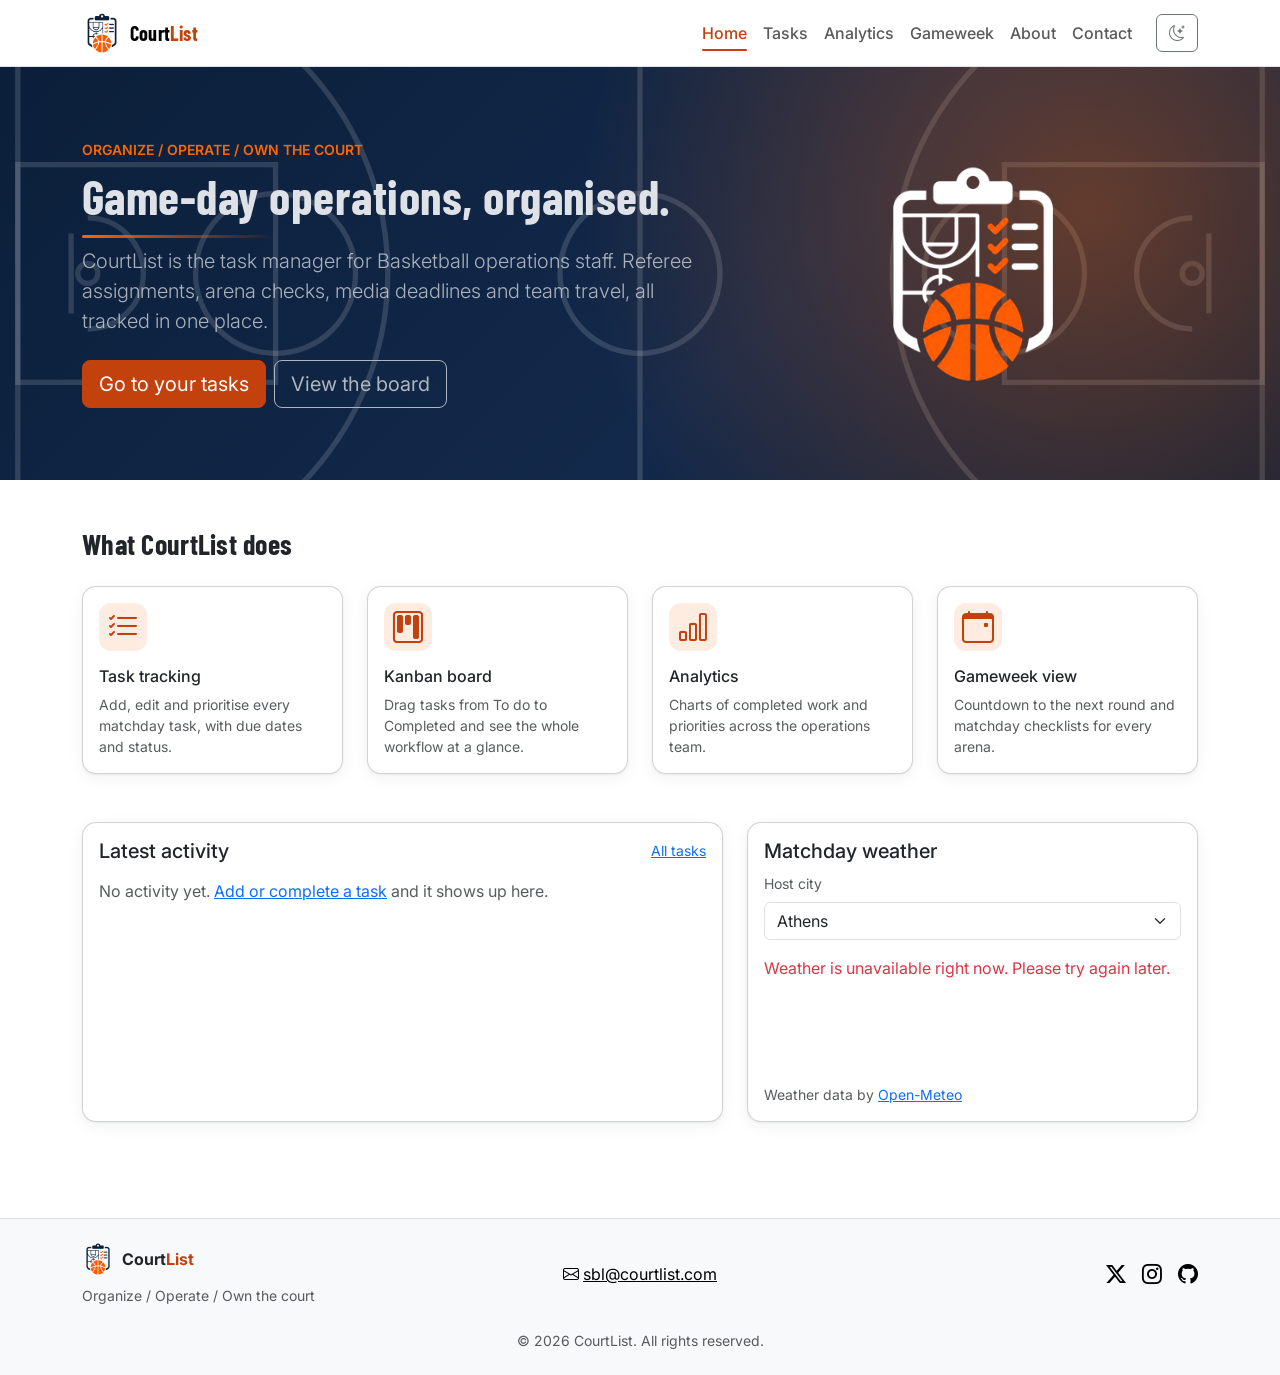
<file: index.html>
<!doctype html>
<html lang="en">
  <head>
    <meta charset="UTF-8" />
    <meta name="viewport" content="width=device-width, initial-scale=1.0" />
    <meta name="description" content="CourtList: task management for Euroleague game operations." />
    <meta name="author" content="stefancelo" />
    <link rel="icon" type="image/png" sizes="32x32" href="img/faviconcl.png" />
    <title>Home | CourtList</title>
    <link rel="preconnect" href="https://fonts.googleapis.com" />
    <link rel="preconnect" href="https://fonts.gstatic.com" crossorigin />
    <link
      rel="stylesheet"
      href="https://fonts.googleapis.com/css2?family=Barlow+Condensed:wght@600;700&family=Inter:wght@400;500;600;700&display=swap" />
    <link rel="preconnect" href="https://cdn.jsdelivr.net" crossorigin />
    <link
      rel="stylesheet"
      href="https://cdn.jsdelivr.net/npm/bootstrap@5.3.3/dist/css/bootstrap.min.css"
      integrity="sha384-QWTKZyjpPEjISv5WaRU9OFeRpok6YctnYmDr5pNlyT2bRjXh0JMhjY6hW+ALEwIH"
      crossorigin="anonymous" />
    <link
      rel="stylesheet"
      href="https://cdn.jsdelivr.net/npm/bootstrap-icons@1.11.3/font/bootstrap-icons.min.css"
      integrity="sha384-XGjxtQfXaH2tnPFa9x+ruJTuLE3Aa6LhHSWRr1XeTyhezb4abCG4ccI5AkVDxqC+"
      crossorigin="anonymous" />
    <link rel="stylesheet" href="css/style.css" />
  </head>
  <body>
    <!-- Shared navbar, injected by js/layout.js -->
    <div id="site-header"></div>

    <main id="main-content">
      <!-- Welcome section -->
      <section class="hero py-5" data-bs-theme="dark" aria-labelledby="hero-heading">
        <div class="container py-lg-4">
          <div class="row align-items-center g-4">
            <div class="col-lg-7">
              <p class="text-uppercase small fw-semibold text-orange mb-2">Organize / Operate / Own the court</p>
              <h1 id="hero-heading" class="display-5 fw-bold">Game-day operations, organised.</h1>
              <p class="lead text-body-secondary mb-4">
                CourtList is the task manager for Basketball operations staff. Referee assignments, arena checks, media
                deadlines and team travel, all tracked in one place.
              </p>
              <div class="d-flex flex-wrap gap-2">
                <a href="tasks.html" class="btn btn-orange btn-lg">Go to your tasks</a>
                <a href="analytics.html" class="btn btn-outline-secondary btn-lg">View the board</a>
              </div>
            </div>
            <div class="col-lg-5 text-center d-none d-lg-block">
              <img src="img/logodark.png" alt="" width="220" height="220" />
            </div>
          </div>
        </div>
      </section>

      <!-- Products and features overview -->
      <section class="container py-5" aria-labelledby="features-heading">
        <h2 id="features-heading" class="h3 mb-4">What CourtList does</h2>
        <div class="row g-4">
          <div class="col-sm-6 col-lg-3">
            <div class="card h-100">
              <div class="card-body">
                <i class="bi bi-list-check fs-2 text-orange" aria-hidden="true"></i>
                <h3 class="h6 mt-3">Task tracking</h3>
                <p class="small text-body-secondary mb-0">
                  Add, edit and prioritise every matchday task, with due dates and status.
                </p>
              </div>
            </div>
          </div>
          <div class="col-sm-6 col-lg-3">
            <div class="card h-100">
              <div class="card-body">
                <i class="bi bi-kanban fs-2 text-orange" aria-hidden="true"></i>
                <h3 class="h6 mt-3">Kanban board</h3>
                <p class="small text-body-secondary mb-0">
                  Drag tasks from To do to Completed and see the whole workflow at a glance.
                </p>
              </div>
            </div>
          </div>
          <div class="col-sm-6 col-lg-3">
            <div class="card h-100">
              <div class="card-body">
                <i class="bi bi-bar-chart fs-2 text-orange" aria-hidden="true"></i>
                <h3 class="h6 mt-3">Analytics</h3>
                <p class="small text-body-secondary mb-0">
                  Charts of completed work and priorities across the operations team.
                </p>
              </div>
            </div>
          </div>
          <div class="col-sm-6 col-lg-3">
            <div class="card h-100">
              <div class="card-body">
                <i class="bi bi-calendar-event fs-2 text-orange" aria-hidden="true"></i>
                <h3 class="h6 mt-3">Gameweek view</h3>
                <p class="small text-body-secondary mb-0">
                  Countdown to the next round and matchday checklists for every arena.
                </p>
              </div>
            </div>
          </div>
        </div>
      </section>

      <!-- Latest activity feed (home.js) and matchday weather from the Open-Meteo API -->
      <section class="container pb-5">
        <div class="row g-4">
          <div class="col-lg-7">
            <div class="card h-100">
              <div class="card-body">
                <div class="d-flex justify-content-between align-items-center mb-3">
                  <h2 class="h5 mb-0">Latest activity</h2>
                  <a href="tasks.html" class="small">All tasks</a>
                </div>
                <ul id="activity-list" class="list-group list-group-flush"></ul>
                <p id="activity-empty" class="text-body-secondary mb-0 d-none">
                  No activity yet. <a href="tasks.html">Add or complete a task</a> and it shows up here.
                </p>
              </div>
            </div>
          </div>

          <div class="col-lg-5">
            <div class="card h-100">
              <div class="card-body">
                <h2 class="h5">Matchday weather</h2>
                <label for="weather-city" class="form-label small text-body-secondary">Host city</label>
                <select id="weather-city" class="form-select mb-3"></select>
                <div id="weather-output" aria-live="polite">
                  <p class="text-body-secondary mb-0">Loading weather…</p>
                </div>
                <p class="small text-body-secondary mt-3 mb-0">
                  Weather data by <a href="https://open-meteo.com/" target="_blank" rel="noopener">Open-Meteo</a>
                </p>
              </div>
            </div>
          </div>
        </div>
      </section>
    </main>
    <!-- Shared footer, injected by js/layout.js -->
    <div id="site-footer"></div>

    <script
      src="https://cdn.jsdelivr.net/npm/bootstrap@5.3.3/dist/js/bootstrap.bundle.min.js"
      integrity="sha384-YvpcrYf0tY3lHB60NNkmXc5s9fDVZLESaAA55NDzOxhy9GkcIdslK1eN7N6jIeHz"
      crossorigin="anonymous"></script>
    <script src="js/storage.js"></script>
    <script src="js/layout.js"></script>
    <script src="js/home.js"></script>
  </body>
</html>
</file>
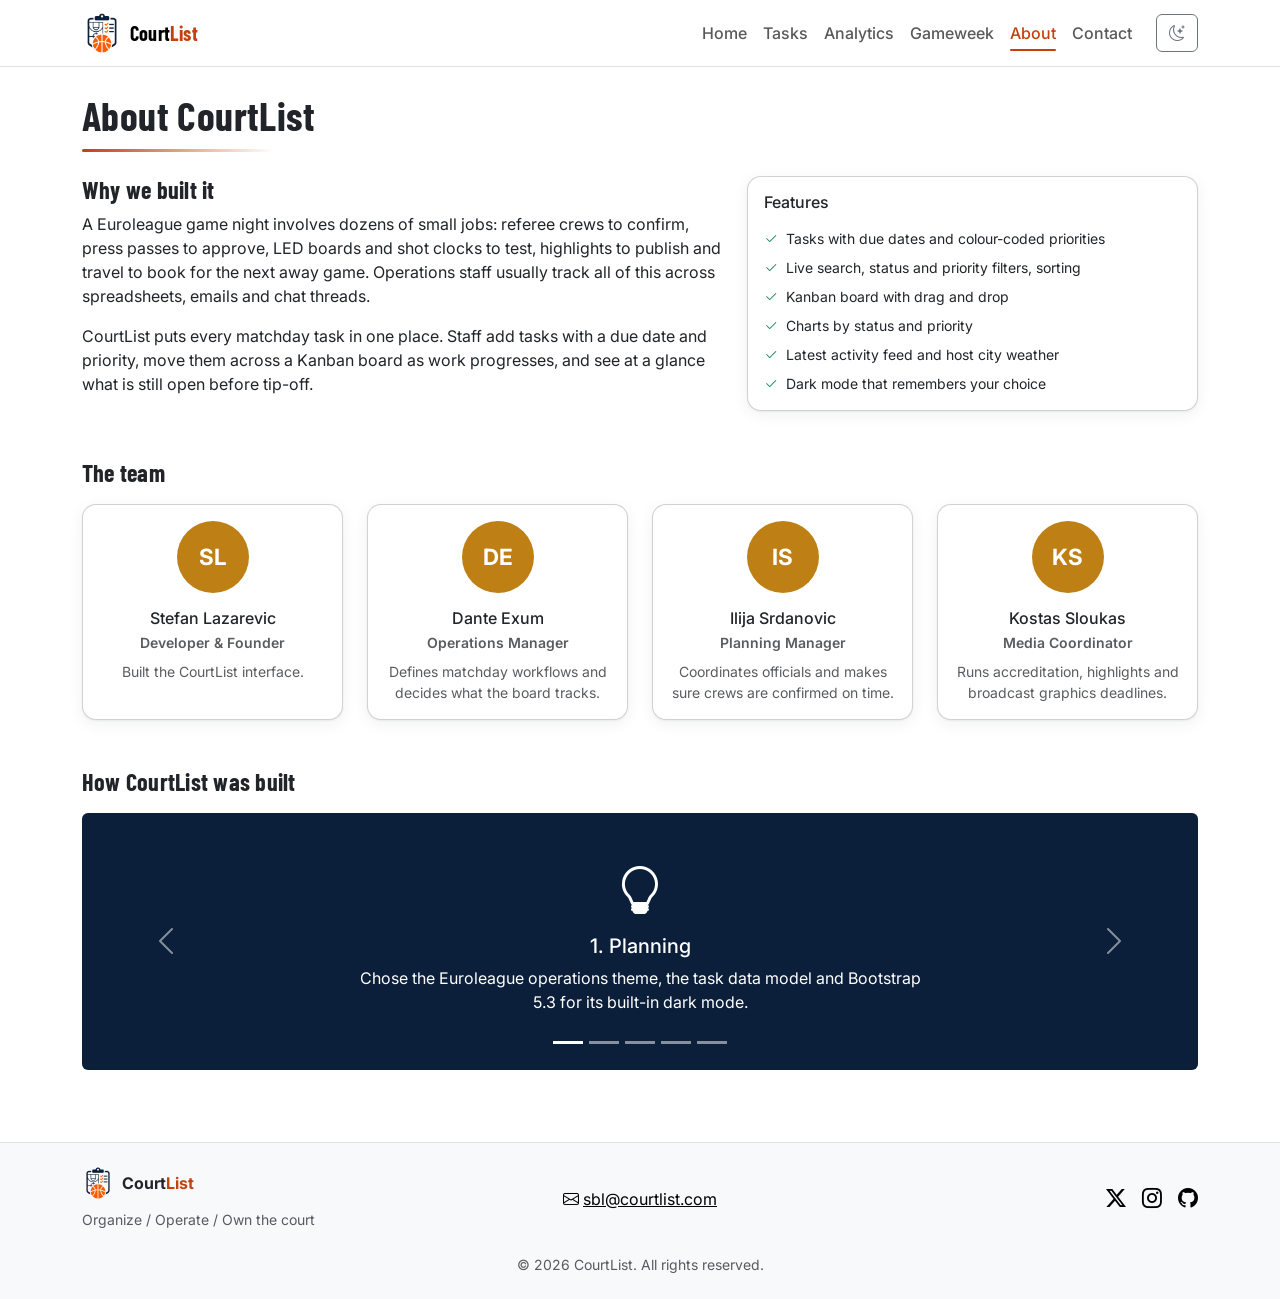
<file: about.html>
<!doctype html>
<html lang="en">
  <head>
    <meta charset="UTF-8" />
    <meta name="viewport" content="width=device-width, initial-scale=1.0" />
    <meta name="description" content="CourtList: Learn about CourtList and the team behind it." />
    <meta name="author" content="stefancelo" />
    <link rel="icon" type="image/png" sizes="32x32" href="img/faviconcl.png" />
    <title>About | CourtList</title>
    <link rel="preconnect" href="https://fonts.googleapis.com" />
    <link rel="preconnect" href="https://fonts.gstatic.com" crossorigin />
    <link
      rel="stylesheet"
      href="https://fonts.googleapis.com/css2?family=Barlow+Condensed:wght@600;700&family=Inter:wght@400;500;600;700&display=swap" />
    <link rel="preconnect" href="https://cdn.jsdelivr.net" crossorigin />
    <link
      rel="stylesheet"
      href="https://cdn.jsdelivr.net/npm/bootstrap@5.3.3/dist/css/bootstrap.min.css"
      integrity="sha384-QWTKZyjpPEjISv5WaRU9OFeRpok6YctnYmDr5pNlyT2bRjXh0JMhjY6hW+ALEwIH"
      crossorigin="anonymous" />
    <link
      rel="stylesheet"
      href="https://cdn.jsdelivr.net/npm/bootstrap-icons@1.11.3/font/bootstrap-icons.min.css"
      integrity="sha384-XGjxtQfXaH2tnPFa9x+ruJTuLE3Aa6LhHSWRr1XeTyhezb4abCG4ccI5AkVDxqC+"
      crossorigin="anonymous" />
    <link rel="stylesheet" href="css/style.css" />
  </head>
  <body>
    <!-- Shared navbar, injected by js/layout.js -->
    <div id="site-header"></div>

    <main id="main-content" class="container py-4">
      <h1 class="mb-4">About CourtList</h1>

      <!-- About the application -->
      <section class="row g-4 mb-5" aria-labelledby="purpose-heading">
        <div class="col-lg-7">
          <h2 id="purpose-heading" class="h4">Why we built it</h2>
          <p>
            A Euroleague game night involves dozens of small jobs: referee crews to confirm, press passes to approve,
            LED boards and shot clocks to test, highlights to publish and travel to book for the next away game.
            Operations staff usually track all of this across spreadsheets, emails and chat threads.
          </p>
          <p class="mb-0">
            CourtList puts every matchday task in one place. Staff add tasks with a due date and priority, move them
            across a Kanban board as work progresses, and see at a glance what is still open before tip-off.
          </p>
        </div>
        <div class="col-lg-5">
          <div class="card h-100">
            <div class="card-body">
              <h2 class="h6 mb-3">Features</h2>
              <ul class="list-unstyled small mb-0">
                <li class="mb-2">
                  <i class="bi bi-check2 text-success me-2" aria-hidden="true"></i>Tasks with due dates and colour-coded
                  priorities
                </li>
                <li class="mb-2">
                  <i class="bi bi-check2 text-success me-2" aria-hidden="true"></i>Live search, status and priority
                  filters, sorting
                </li>
                <li class="mb-2">
                  <i class="bi bi-check2 text-success me-2" aria-hidden="true"></i>Kanban board with drag and drop
                </li>
                <li class="mb-2">
                  <i class="bi bi-check2 text-success me-2" aria-hidden="true"></i>Charts by status and priority
                </li>
                <li class="mb-2">
                  <i class="bi bi-check2 text-success me-2" aria-hidden="true"></i>Latest activity feed and host city
                  weather
                </li>
                <li>
                  <i class="bi bi-check2 text-success me-2" aria-hidden="true"></i>Dark mode that remembers your choice
                </li>
              </ul>
            </div>
          </div>
        </div>
      </section>

      <!-- Team members (cards generated by about.js) -->
      <section class="mb-5" aria-labelledby="team-heading">
        <h2 id="team-heading" class="h4 mb-3">The team</h2>
        <div id="team-grid" class="row g-4"></div>
      </section>

      <!-- Development process carousel (slides generated by about.js) -->
      <section aria-labelledby="process-heading">
        <h2 id="process-heading" class="h4 mb-3">How CourtList was built</h2>
        <div
          id="process-carousel"
          class="carousel slide rounded overflow-hidden"
          data-bs-ride="carousel"
          data-bs-interval="6000">
          <div id="carousel-indicators" class="carousel-indicators"></div>
          <div id="carousel-slides" class="carousel-inner"></div>
          <button class="carousel-control-prev" type="button" data-bs-target="#process-carousel" data-bs-slide="prev">
            <span class="carousel-control-prev-icon" aria-hidden="true"></span>
            <span class="visually-hidden">Previous step</span>
          </button>
          <button class="carousel-control-next" type="button" data-bs-target="#process-carousel" data-bs-slide="next">
            <span class="carousel-control-next-icon" aria-hidden="true"></span>
            <span class="visually-hidden">Next step</span>
          </button>
        </div>
      </section>
    </main>
    <!-- Shared footer, injected by js/layout.js -->
    <div id="site-footer"></div>

    <script
      src="https://cdn.jsdelivr.net/npm/bootstrap@5.3.3/dist/js/bootstrap.bundle.min.js"
      integrity="sha384-YvpcrYf0tY3lHB60NNkmXc5s9fDVZLESaAA55NDzOxhy9GkcIdslK1eN7N6jIeHz"
      crossorigin="anonymous"></script>
    <script src="js/storage.js"></script>
    <script src="js/layout.js"></script>
    <script src="js/about.js"></script>
  </body>
</html>
</file>
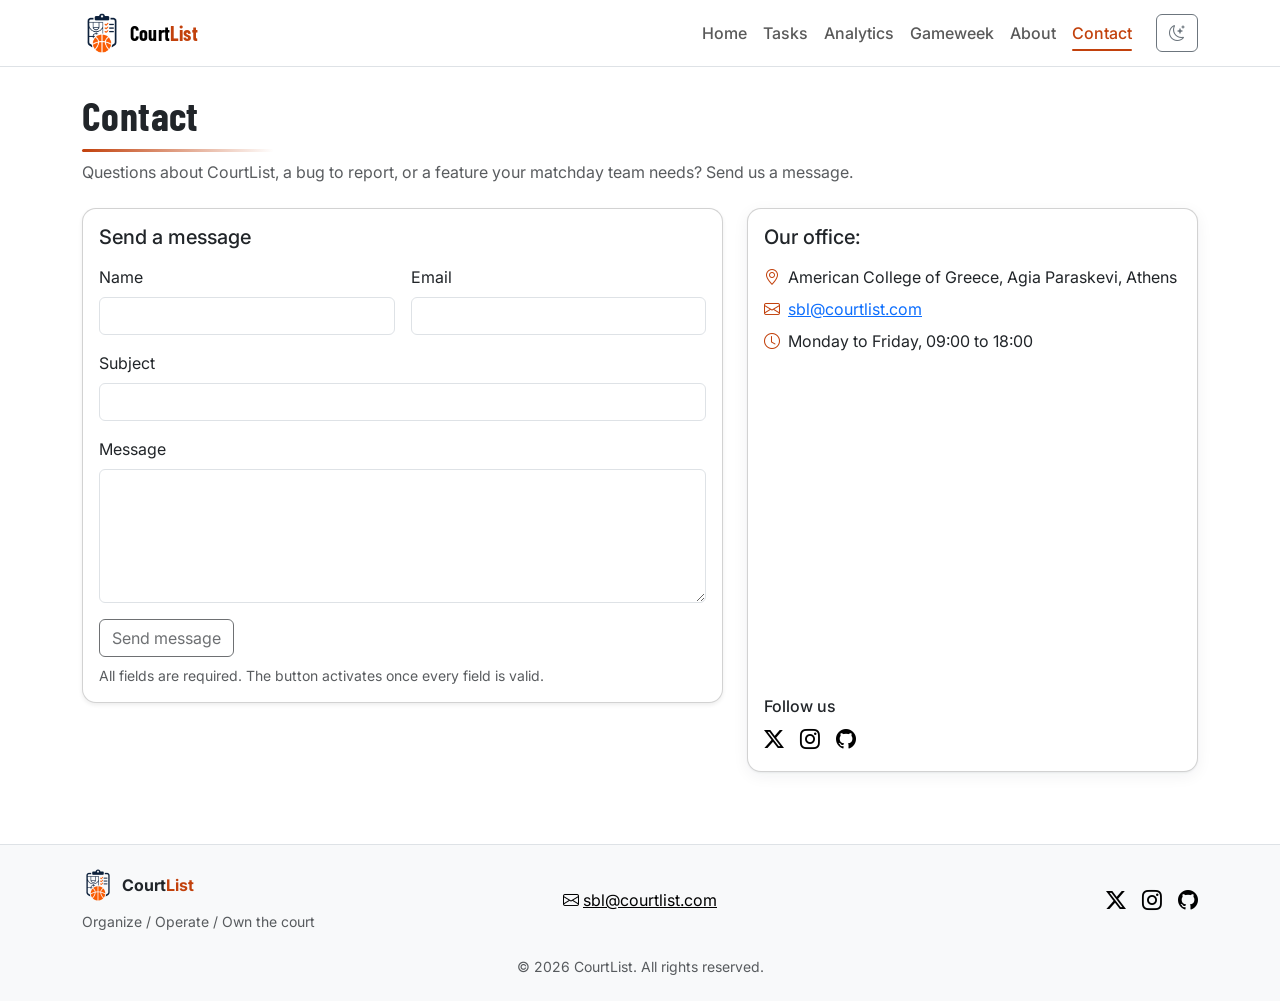
<file: contact.html>
<!doctype html>
<html lang="en">
    <head>
        <meta charset="UTF-8" />
        <meta name="viewport" content="width=device-width, initial-scale=1.0" />
        <meta name="description" content="CourtList: Contact the team in Athens by form, email or social media." />
        <meta name="author" content="stefancelo" />
        <link rel="icon" type="image/png" sizes="32x32" href="img/faviconcl.png" />
        <title>Contact | CourtList</title>
        <link rel="preconnect" href="https://fonts.googleapis.com" />
        <link rel="preconnect" href="https://fonts.gstatic.com" crossorigin />
        <link
            rel="stylesheet"
            href="https://fonts.googleapis.com/css2?family=Barlow+Condensed:wght@600;700&family=Inter:wght@400;500;600;700&display=swap" />
        <link rel="preconnect" href="https://cdn.jsdelivr.net" crossorigin />
        <link
            rel="stylesheet"
            href="https://cdn.jsdelivr.net/npm/bootstrap@5.3.3/dist/css/bootstrap.min.css"
            integrity="sha384-QWTKZyjpPEjISv5WaRU9OFeRpok6YctnYmDr5pNlyT2bRjXh0JMhjY6hW+ALEwIH"
            crossorigin="anonymous" />
        <link
            rel="stylesheet"
            href="https://cdn.jsdelivr.net/npm/bootstrap-icons@1.11.3/font/bootstrap-icons.min.css"
            integrity="sha384-XGjxtQfXaH2tnPFa9x+ruJTuLE3Aa6LhHSWRr1XeTyhezb4abCG4ccI5AkVDxqC+"
            crossorigin="anonymous" />
        <link rel="stylesheet" href="css/style.css" />
    </head>
    <body>
        <!-- Shared navbar, injected by js/layout.js -->
        <div id="site-header"></div>

        <main id="main-content" class="container py-4">
            <h1 class="mb-2">Contact</h1>
            <p class="text-body-secondary mb-4">
                Questions about CourtList, a bug to report, or a feature your matchday team needs? Send us a message.
            </p>

            <div class="row g-4">
                <!-- Contact form -->
                <section class="col-lg-7" aria-labelledby="form-heading">
                    <div class="card shadow-sm">
                        <div class="card-body">
                            <h2 id="form-heading" class="h5 mb-3">Send a message</h2>

                            <form id="contact-form" novalidate>
                                <div class="row g-3">
                                    <div class="col-md-6">
                                        <label for="contact-name" class="form-label">Name</label>
                                        <input
                                            type="text"
                                            id="contact-name"
                                            class="form-control"
                                            required
                                            maxlength="60"
                                            autocomplete="name" />
                                        <div class="invalid-feedback">Enter your name (at least 2 characters).</div>
                                    </div>
                                    <div class="col-md-6">
                                        <label for="contact-email" class="form-label">Email</label>
                                        <input
                                            type="email"
                                            id="contact-email"
                                            class="form-control"
                                            required
                                            maxlength="100"
                                            autocomplete="email" />
                                        <div class="invalid-feedback">
                                            Enter a valid email address, e.g. name@example.com.
                                        </div>
                                    </div>
                                    <div class="col-12">
                                        <label for="contact-subject" class="form-label">Subject</label>
                                        <input
                                            type="text"
                                            id="contact-subject"
                                            class="form-control"
                                            required
                                            maxlength="100" />
                                        <div class="invalid-feedback">Enter a subject (at least 3 characters).</div>
                                    </div>
                                    <div class="col-12">
                                        <label for="contact-message" class="form-label">Message</label>
                                        <textarea
                                            id="contact-message"
                                            class="form-control"
                                            rows="5"
                                            required
                                            maxlength="1000"></textarea>
                                        <div class="invalid-feedback">Enter a message of at least 10 characters.</div>
                                    </div>
                                    <div class="col-12">
                                        <button
                                            type="submit"
                                            id="contact-submit"
                                            class="btn btn-orange"
                                            aria-describedby="contact-hint">
                                            Send message
                                        </button>
                                        <p id="contact-hint" class="small text-body-secondary mt-2 mb-0">
                                            All fields are required. The button activates once every field is valid.
                                        </p>
                                    </div>
                                </div>
                            </form>
                        </div>
                    </div>
                </section>

                <!-- Office details, map and social links -->
                <section class="col-lg-5" aria-labelledby="office-heading">
                    <div class="card h-100">
                        <div class="card-body">
                            <h2 id="office-heading" class="h5 mb-3">Our office:</h2>
                            <ul class="list-unstyled mb-3">
                                <li class="mb-2">
                                    <i class="bi bi-geo-alt me-2 text-orange" aria-hidden="true"></i>American College of
                                    Greece, Agia Paraskevi, Athens
                                </li>
                                <li class="mb-2">
                                    <i class="bi bi-envelope me-2 text-orange" aria-hidden="true"></i
                                    ><a href="mailto:sbl@courtlist.com">sbl@courtlist.com</a>
                                </li>
                                <li>
                                    <i class="bi bi-clock me-2 text-orange" aria-hidden="true"></i>Monday to Friday,
                                    09:00 to 18:00
                                </li>
                            </ul>

                            <div class="ratio ratio-4x3 mb-3 rounded overflow-hidden">
                                <iframe
                                    class="border-0"
                                    src="https://www.google.com/maps?q=American+College+of+Greece,+Agia+Paraskevi&output=embed"
                                    title="Map showing the CourtList office at the American College of Greece, Agia Paraskevi"
                                    loading="lazy"
                                    referrerpolicy="no-referrer-when-downgrade"
                                    allowfullscreen></iframe>
                            </div>

                            <h3 class="h6">Follow us</h3>
                            <div id="contact-social" class="d-flex gap-3"></div>
                        </div>
                    </div>
                </section>
            </div>

            <!-- Confirmation pop-up shown after a valid submit -->
            <div class="modal fade" id="confirm-modal" tabindex="-1" aria-labelledby="confirm-title" aria-hidden="true">
                <div class="modal-dialog modal-dialog-centered">
                    <div class="modal-content">
                        <div class="modal-header">
                            <h2 class="modal-title h5" id="confirm-title">Message sent</h2>
                            <button type="button" class="btn-close" data-bs-dismiss="modal" aria-label="Close"></button>
                        </div>
                        <div class="modal-body">
                            <p>
                                Thanks, <strong id="confirm-name"></strong>. We received your message and will reply to
                                <strong id="confirm-email"></strong>.
                            </p>
                            <dl class="mb-0">
                                <dt>Subject</dt>
                                <dd id="confirm-subject"></dd>
                                <dt>Message</dt>
                                <dd id="confirm-message" class="preserve-lines mb-0"></dd>
                            </dl>
                        </div>
                        <div class="modal-footer">
                            <button type="button" class="btn btn-orange" data-bs-dismiss="modal">Close</button>
                        </div>
                    </div>
                </div>
            </div>
        </main>
        <!-- Shared footer, injected by js/layout.js -->
        <div id="site-footer"></div>

        <script
            src="https://cdn.jsdelivr.net/npm/bootstrap@5.3.3/dist/js/bootstrap.bundle.min.js"
            integrity="sha384-YvpcrYf0tY3lHB60NNkmXc5s9fDVZLESaAA55NDzOxhy9GkcIdslK1eN7N6jIeHz"
            crossorigin="anonymous"></script>
        <script src="js/storage.js"></script>
        <script src="js/layout.js"></script>
        <script src="js/contact.js"></script>
    </body>
</html>
</file>
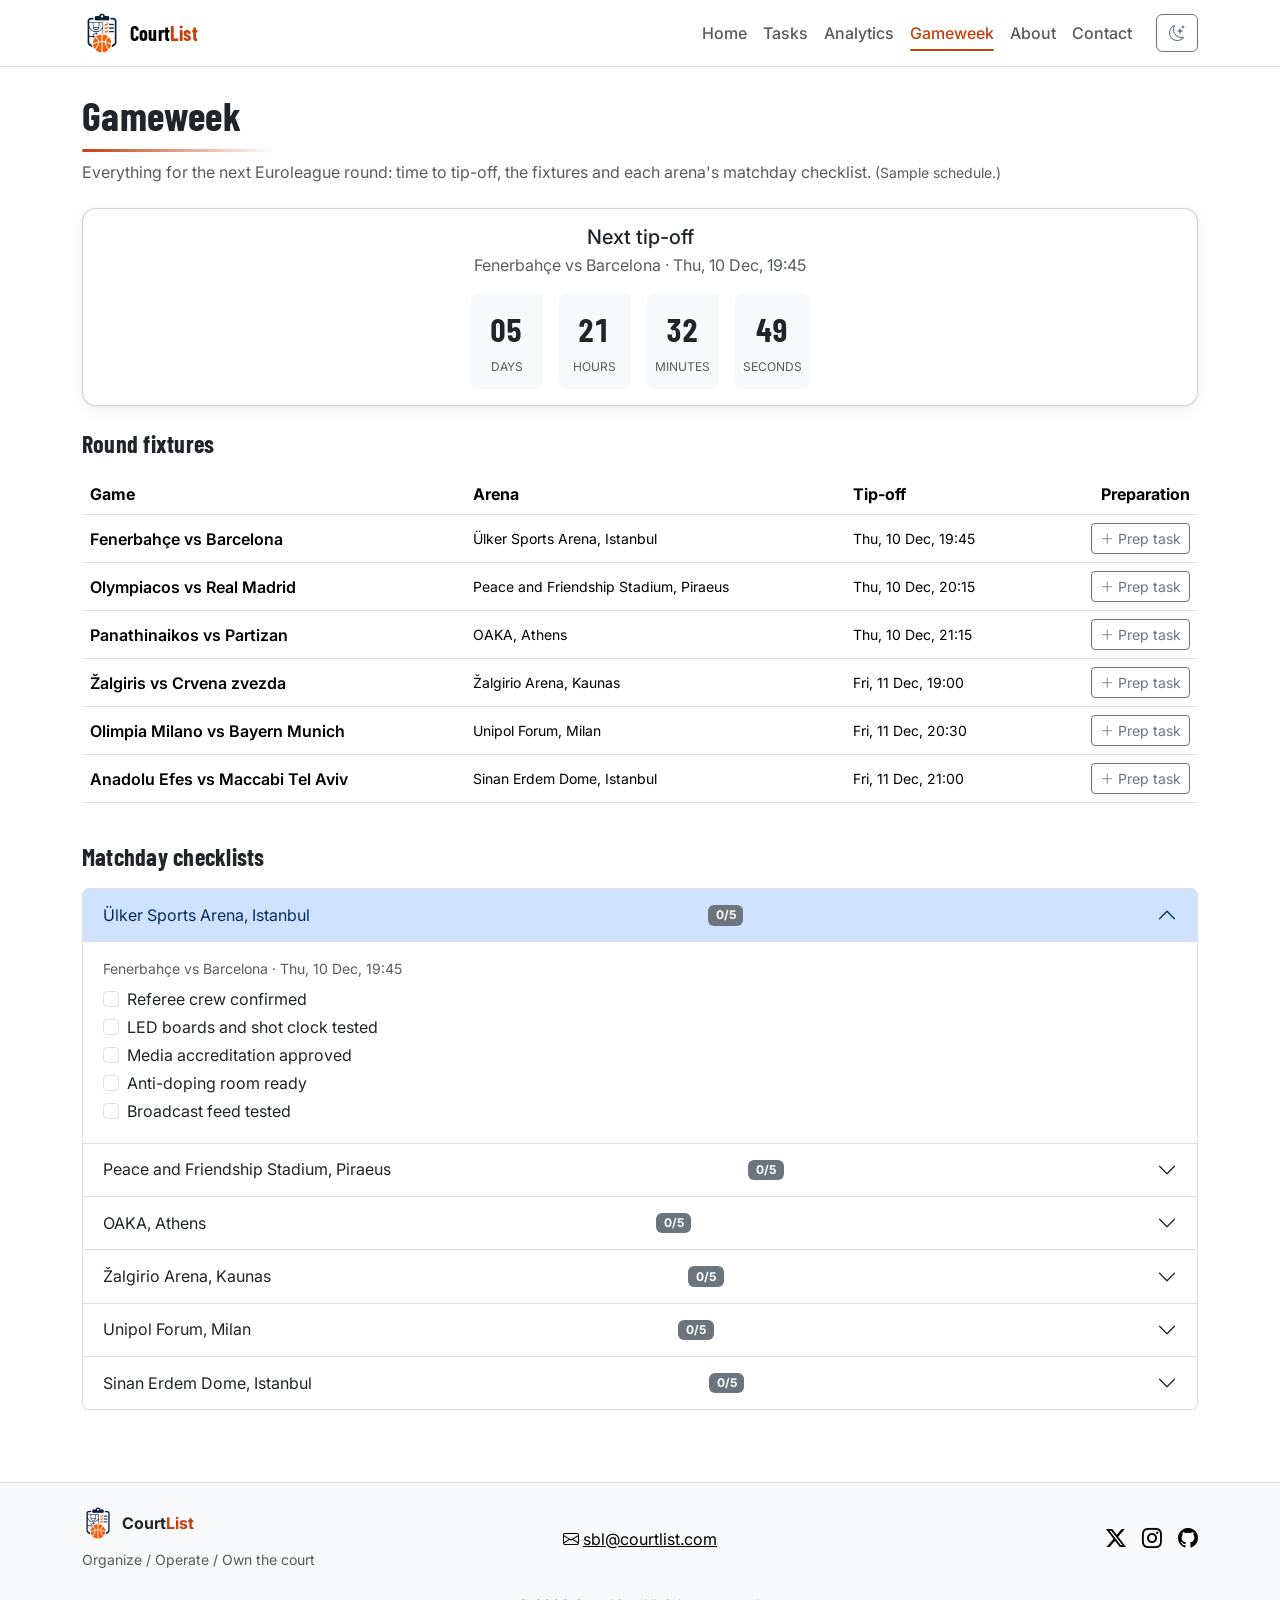
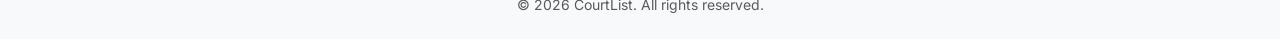
<file: gameweek.html>
<!doctype html>
<html lang="en">
    <head>
        <meta charset="UTF-8" />
        <meta name="viewport" content="width=device-width, initial-scale=1.0" />
        <meta
            name="description"
            content="CourtList: Countdown to the next round, arena matchday checklists and fixtures." />
        <meta name="author" content="stefancelo" />
        <link rel="icon" type="image/png" sizes="32x32" href="img/faviconcl.png" />
        <title>Gameweek | CourtList</title>
        <link rel="preconnect" href="https://fonts.googleapis.com" />
        <link rel="preconnect" href="https://fonts.gstatic.com" crossorigin />
        <link
            rel="stylesheet"
            href="https://fonts.googleapis.com/css2?family=Barlow+Condensed:wght@600;700&family=Inter:wght@400;500;600;700&display=swap" />
        <link rel="preconnect" href="https://cdn.jsdelivr.net" crossorigin />
        <link
            rel="stylesheet"
            href="https://cdn.jsdelivr.net/npm/bootstrap@5.3.3/dist/css/bootstrap.min.css"
            integrity="sha384-QWTKZyjpPEjISv5WaRU9OFeRpok6YctnYmDr5pNlyT2bRjXh0JMhjY6hW+ALEwIH"
            crossorigin="anonymous" />
        <link
            rel="stylesheet"
            href="https://cdn.jsdelivr.net/npm/bootstrap-icons@1.11.3/font/bootstrap-icons.min.css"
            integrity="sha384-XGjxtQfXaH2tnPFa9x+ruJTuLE3Aa6LhHSWRr1XeTyhezb4abCG4ccI5AkVDxqC+"
            crossorigin="anonymous" />
        <link rel="stylesheet" href="css/style.css" />
    </head>
    <body>
        <!-- Shared navbar, injected by js/layout.js -->
        <div id="site-header"></div>

        <main id="main-content" class="container py-4">
            <h1 class="mb-2">Gameweek</h1>
            <p class="text-body-secondary mb-4">
                Everything for the next Euroleague round: time to tip-off, the fixtures and each arena's matchday
                checklist.
                <span class="small">(Sample schedule.)</span>
            </p>

            <!-- Component 1: countdown to the next tip-off -->
            <section class="card mb-4" aria-labelledby="countdown-heading">
                <div class="card-body text-center">
                    <h2 id="countdown-heading" class="h5 mb-1">Next tip-off</h2>
                    <p id="next-game" class="text-body-secondary mb-3"></p>
                    <div id="countdown" class="d-flex justify-content-center gap-2 gap-sm-3" role="timer"></div>
                </div>
            </section>

            <!-- Component 2: fixtures with "create prep task" buttons -->
            <section class="mb-4" aria-labelledby="fixtures-heading">
                <h2 id="fixtures-heading" class="h4 mb-3">Round fixtures</h2>
                <div id="fixture-views">
                    <!-- Tablet and desktop: table -->
                    <div class="table-responsive d-none d-md-block">
                        <table class="table align-middle">
                            <thead>
                                <tr>
                                    <th scope="col">Game</th>
                                    <th scope="col">Arena</th>
                                    <th scope="col">Tip-off</th>
                                    <th scope="col" class="text-end">Preparation</th>
                                </tr>
                            </thead>
                            <tbody id="fixtures-body"></tbody>
                        </table>
                    </div>

                    <!-- Phones: card list with the arena in a collapsible panel -->
                    <ul id="fixtures-mobile" class="list-group d-md-none"></ul>
                </div>
            </section>

            <!-- Component 3: matchday checklists per arena -->
            <section aria-labelledby="checklists-heading">
                <h2 id="checklists-heading" class="h4 mb-3">Matchday checklists</h2>
                <div id="checklists" class="accordion"></div>
            </section>

            <!-- Toast message shown after creating a prep task -->
            <div class="toast-container position-fixed bottom-0 end-0 p-3">
                <div id="gameweek-toast" class="toast" role="status" aria-live="polite" aria-atomic="true">
                    <div class="toast-body d-flex align-items-center gap-2">
                        <i class="bi bi-check-circle text-success" aria-hidden="true"></i>
                        <span id="toast-message"></span>
                        <button
                            type="button"
                            class="btn-close ms-auto"
                            data-bs-dismiss="toast"
                            aria-label="Close"></button>
                    </div>
                </div>
            </div>
        </main>
        <!-- Shared footer, injected by js/layout.js -->
        <div id="site-footer"></div>

        <script
            src="https://cdn.jsdelivr.net/npm/bootstrap@5.3.3/dist/js/bootstrap.bundle.min.js"
            integrity="sha384-YvpcrYf0tY3lHB60NNkmXc5s9fDVZLESaAA55NDzOxhy9GkcIdslK1eN7N6jIeHz"
            crossorigin="anonymous"></script>
        <script src="js/storage.js"></script>
        <script src="js/layout.js"></script>
        <script src="js/gameweek.js"></script>
    </body>
</html>
</file>
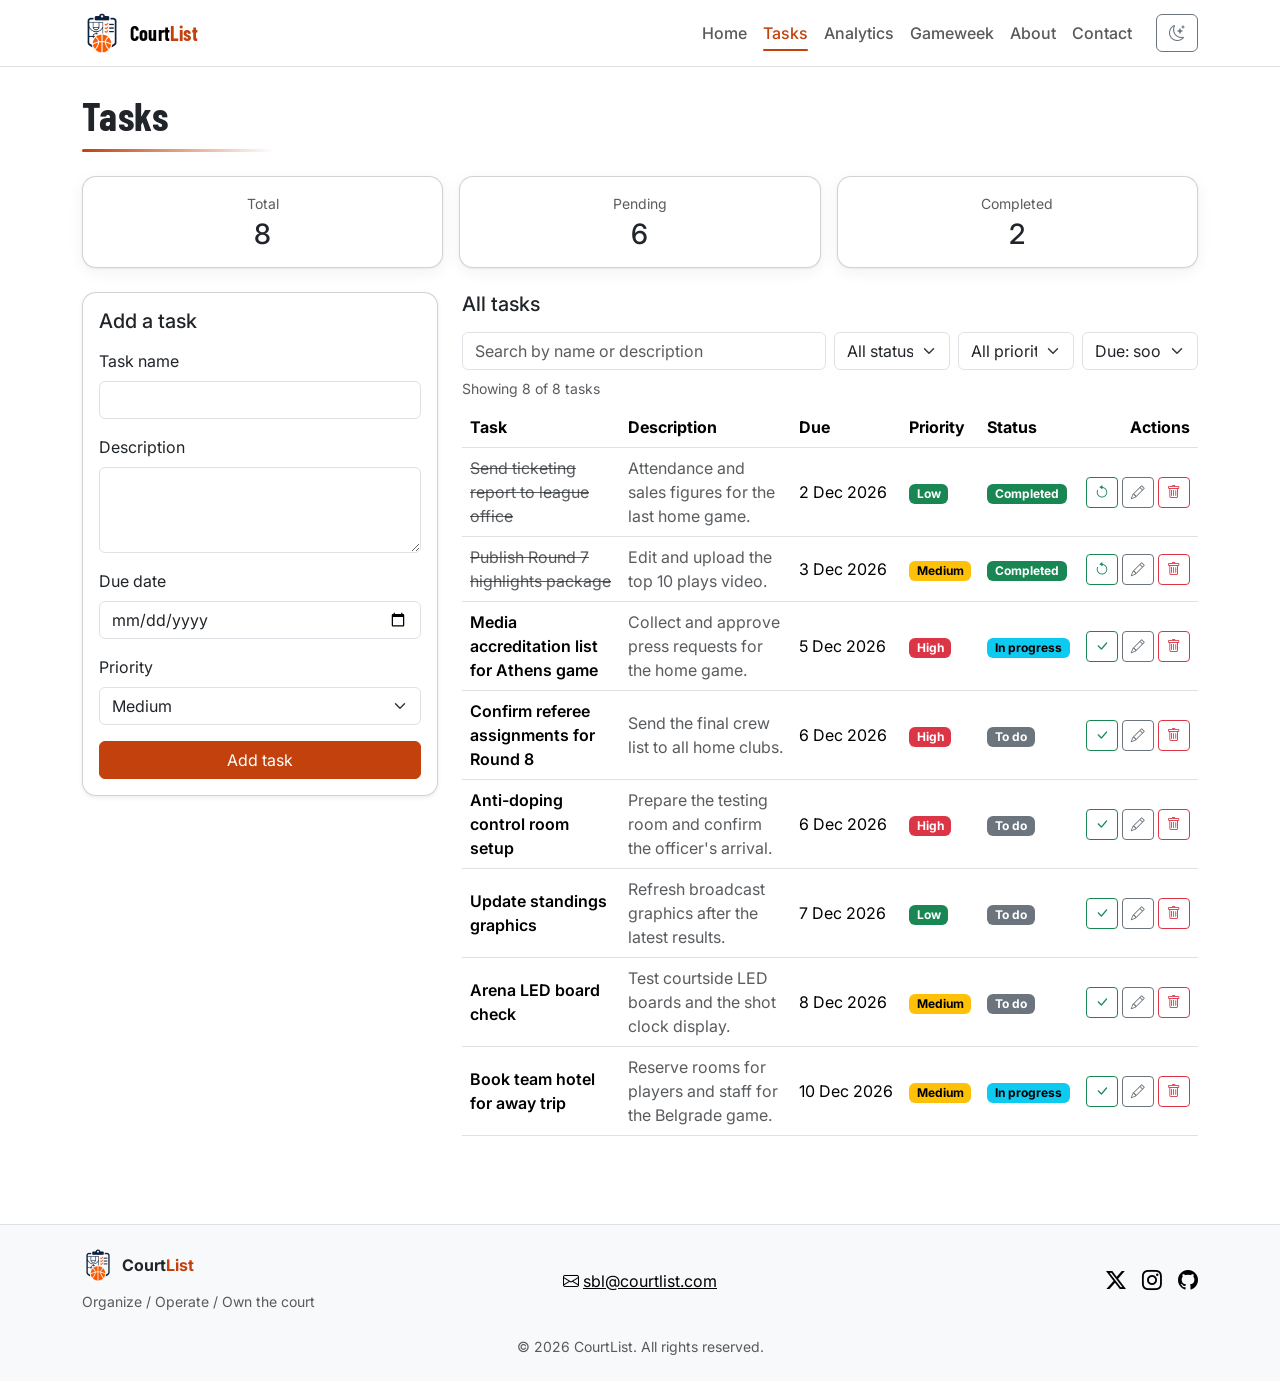
<file: tasks.html>
<!doctype html>
<html lang="en">
    <head>
        <meta charset="UTF-8" />
        <meta name="viewport" content="width=device-width, initial-scale=1.0" />
        <meta name="description" content="CourtList: Add, edit, track operation tasks." />
        <meta name="author" content="stefancelo" />
        <link rel="icon" type="image/png" sizes="32x32" href="img/faviconcl.png" />
        <title>Tasks | CourtList</title>
        <link rel="preconnect" href="https://fonts.googleapis.com" />
        <link rel="preconnect" href="https://fonts.gstatic.com" crossorigin />
        <link
            rel="stylesheet"
            href="https://fonts.googleapis.com/css2?family=Barlow+Condensed:wght@600;700&family=Inter:wght@400;500;600;700&display=swap" />
        <link rel="preconnect" href="https://cdn.jsdelivr.net" crossorigin />
        <link
            rel="stylesheet"
            href="https://cdn.jsdelivr.net/npm/bootstrap@5.3.3/dist/css/bootstrap.min.css"
            integrity="sha384-QWTKZyjpPEjISv5WaRU9OFeRpok6YctnYmDr5pNlyT2bRjXh0JMhjY6hW+ALEwIH"
            crossorigin="anonymous" />
        <link
            rel="stylesheet"
            href="https://cdn.jsdelivr.net/npm/bootstrap-icons@1.11.3/font/bootstrap-icons.min.css"
            integrity="sha384-XGjxtQfXaH2tnPFa9x+ruJTuLE3Aa6LhHSWRr1XeTyhezb4abCG4ccI5AkVDxqC+"
            crossorigin="anonymous" />
        <link rel="stylesheet" href="css/style.css" />
    </head>
    <body>
        <!-- Shared navbar, injected by js/layout.js -->
        <div id="site-header"></div>

        <main id="main-content" class="container py-4">
            <h1 class="mb-4">Tasks</h1>

            <!-- Task summary counters -->
            <section class="row g-3 mb-4" aria-label="Task summary">
                <div class="col-4">
                    <div class="card text-center h-100">
                        <div class="card-body py-3">
                            <p class="small text-body-secondary mb-1">Total</p>
                            <p id="count-total" class="h3 mb-0">0</p>
                        </div>
                    </div>
                </div>
                <div class="col-4">
                    <div class="card text-center h-100">
                        <div class="card-body py-3">
                            <p class="small text-body-secondary mb-1">Pending</p>
                            <p id="count-pending" class="h3 mb-0">0</p>
                        </div>
                    </div>
                </div>
                <div class="col-4">
                    <div class="card text-center h-100">
                        <div class="card-body py-3">
                            <p class="small text-body-secondary mb-1">Completed</p>
                            <p id="count-completed" class="h3 mb-0">0</p>
                        </div>
                    </div>
                </div>
            </section>

            <div class="row g-4">
                <!-- Add-task form (left on desktop, top on mobile) -->
                <section class="col-lg-4" aria-labelledby="form-heading">
                    <div class="card shadow-sm">
                        <div class="card-body">
                            <h2 id="form-heading" class="h5 mb-3">Add a task</h2>

                            <form id="task-form" novalidate>
                                <div class="mb-3">
                                    <label for="task-title" class="form-label">Task name</label>
                                    <input type="text" id="task-title" class="form-control" required maxlength="80" />
                                    <div class="invalid-feedback">Enter a task name of at least 3 characters.</div>
                                </div>

                                <div class="mb-3">
                                    <label for="task-description" class="form-label">Description</label>
                                    <textarea
                                        id="task-description"
                                        class="form-control"
                                        rows="3"
                                        required
                                        maxlength="300"></textarea>
                                    <div class="invalid-feedback">Enter a short description.</div>
                                </div>

                                <div class="mb-3">
                                    <label for="task-due" class="form-label">Due date</label>
                                    <input type="date" id="task-due" class="form-control" required />
                                    <div class="invalid-feedback">Pick a due date from today onwards.</div>
                                </div>

                                <div class="mb-3">
                                    <label for="task-priority" class="form-label">Priority</label>
                                    <select id="task-priority" class="form-select">
                                        <option value="high">High</option>
                                        <option value="medium" selected>Medium</option>
                                        <option value="low">Low</option>
                                    </select>
                                </div>

                                <button type="submit" id="form-submit" class="btn btn-orange w-100">Add task</button>
                                <button
                                    type="button"
                                    id="form-cancel"
                                    class="btn btn-outline-secondary w-100 mt-2 d-none">
                                    Cancel
                                </button>
                            </form>
                        </div>
                    </div>
                </section>

                <!-- Task list (right on desktop, below the form on mobile) -->
                <section class="col-lg-8" aria-labelledby="list-heading">
                    <h2 id="list-heading" class="h5 mb-3">All tasks</h2>

                    <!-- Search, filters and sorting -->
                    <div class="row g-2 mb-2">
                        <div class="col-12 col-md-6">
                            <label for="search-input" class="visually-hidden">Search tasks</label>
                            <input
                                type="search"
                                id="search-input"
                                class="form-control"
                                placeholder="Search by name or description" />
                        </div>
                        <div class="col-4 col-md-2">
                            <label for="filter-status" class="visually-hidden">Filter by status</label>
                            <select id="filter-status" class="form-select">
                                <option value="all">All statuses</option>
                                <option value="pending">Pending</option>
                                <option value="completed">Completed</option>
                            </select>
                        </div>
                        <div class="col-4 col-md-2">
                            <label for="filter-priority" class="visually-hidden">Filter by priority</label>
                            <select id="filter-priority" class="form-select">
                                <option value="all">All priorities</option>
                                <option value="high">High</option>
                                <option value="medium">Medium</option>
                                <option value="low">Low</option>
                            </select>
                        </div>
                        <div class="col-4 col-md-2">
                            <label for="sort-tasks" class="visually-hidden">Sort tasks</label>
                            <select id="sort-tasks" class="form-select">
                                <option value="due-asc">Due: soonest</option>
                                <option value="due-desc">Due: latest</option>
                                <option value="name-asc">Name: A–Z</option>
                                <option value="name-desc">Name: Z–A</option>
                            </select>
                        </div>
                    </div>
                    <p id="result-count" class="small text-body-secondary mb-2" aria-live="polite"></p>

                    <div id="task-views">
                        <!--Tablet and desktop: table -->
                        <div class="table-responsive d-none d-md-block">
                            <table class="table table-hover align-middle">
                                <thead>
                                    <tr>
                                        <th scope="col">Task</th>
                                        <th scope="col">Description</th>
                                        <th scope="col">Due</th>
                                        <th scope="col">Priority</th>
                                        <th scope="col">Status</th>
                                        <th scope="col" class="text-end">Actions</th>
                                    </tr>
                                </thead>
                                <tbody id="task-table-body"></tbody>
                            </table>
                        </div>

                        <!-- Phones: card list with collapsible descriptions -->
                        <ul id="task-list-mobile" class="list-group d-md-none"></ul>
                    </div>

                    <p id="empty-message" class="text-body-secondary d-none">No tasks yet. Add one with the form.</p>
                </section>
            </div>
        </main>

        <!-- Shared footer, injected by js/layout.js -->
        <div id="site-footer"></div>

        <script
            src="https://cdn.jsdelivr.net/npm/bootstrap@5.3.3/dist/js/bootstrap.bundle.min.js"
            integrity="sha384-YvpcrYf0tY3lHB60NNkmXc5s9fDVZLESaAA55NDzOxhy9GkcIdslK1eN7N6jIeHz"
            crossorigin="anonymous"></script>
        <script src="js/storage.js"></script>
        <script src="js/layout.js"></script>
        <script src="js/tasks.js"></script>
    </body>
</html>
</file>
<file: css/style.css>
/* Brand orange, used through var(--cl-orange). Darker in light mode so orange text
   meets contrast on white; the brighter logo orange is used in dark mode. */
:root,
[data-bs-theme="light"] {
  --cl-orange: #c2410c;
}

[data-bs-theme="dark"] {
  --cl-orange: #ff6500;
}

/* Orange text, e.g. "List" in the brand name */
.text-orange {
  color: var(--cl-orange);
}

/* Keeps the footer at the bottom of short pages: body is a full-height column
   and <main> grows to fill the leftover space */
body {
  min-height: 100vh;
  display: flex;
  flex-direction: column;
}

main {
  flex: 1 0 auto;
}

/* Brand button. A darker orange than the logo so white text meets WCAG contrast (about 5:1). */
.btn-orange {
  --bs-btn-color: #fff;
  --bs-btn-bg: #c2410c;
  --bs-btn-border-color: #c2410c;
  --bs-btn-hover-color: #fff;
  --bs-btn-hover-bg: #9a3412;
  --bs-btn-hover-border-color: #9a3412;
  --bs-btn-active-color: #fff;
  --bs-btn-active-bg: #7c2d12;
  --bs-btn-active-border-color: #7c2d12;
}

/* Reserve space for the weather widget so the layout doesn't jump while it loads */
#weather-output {
  min-height: 7rem;
  transition: opacity 0.2s;
}

/* Fixed-height box for charts; Chart.js fills it */
.chart-box {
  position: relative;
  height: 280px;
}

/* Kanban board */
.kanban-dropzone {
  min-height: 8rem;
}

.kanban-card {
  cursor: grab;
}

.kanban-card.dragging {
  opacity: 0.5;
}

.kanban-column.drag-over {
  outline: 2px dashed var(--cl-orange);
  outline-offset: -4px;
}

/* Team member avatar: initials in a circle */
.avatar {
  width: 72px;
  height: 72px;
  border-radius: 50%;
  display: flex;
  align-items: center;
  justify-content: center;
  background-color: #be8015;
  color: #fff;
  font-weight: 700;
  font-size: 1.4rem;
}

/* Carousel slide: dark brand background so Bootstrap's white arrows and indicators stay visible */
.process-slide {
  background-color: #0b1f3a;
  color: #fff;
  min-height: 240px;
  padding: 3rem 4rem 3.5rem;
}

.process-slide p {
  max-width: 36rem;
}

/* Gameweek countdown boxes */
.countdown-box {
  min-width: 4.5rem;
  padding: 0.75rem 0.5rem;
  border-radius: 0.5rem;
  background-color: var(--bs-tertiary-bg);
}

.countdown-number {
  display: block;
  font-size: 2rem;
  font-weight: 700;
  font-variant-numeric: tabular-nums;
}

.countdown-label {
  font-size: 0.75rem;
  text-transform: uppercase;
  color: var(--bs-secondary-color);
}

/* Bootstrap keeps the outline-secondary grey the same in dark mode, which fails contrast
   on dark backgrounds. A lighter grey in dark mode gives about 6.5:1 or more. */
[data-bs-theme="dark"] .btn-outline-secondary {
  --bs-btn-color: #adb5bd;
  --bs-btn-border-color: #adb5bd;
}

/* The header wrapper is the sticky element: the navbar inside it can't stick on its own,
   because a sticky element only sticks within its parent, and this div is its parent.
   min-height reserves the navbar's space before layout.js inserts it (no layout shift). */
#site-header {
  position: sticky;
  top: 0;
  z-index: 1030;
  min-height: 67px;
}

/* Mobile task list: the arrow on the "Description" button flips when expanded */
.btn .bi-chevron-down {
  display: inline-block;
  transition: transform 0.2s;
}

.btn[aria-expanded="true"] .bi-chevron-down {
  transform: rotate(180deg);
}

/* Typography: Inter for body text, Barlow Condensed for large headings (scoreboard feel) */
:root {
  --bs-body-font-family: "Inter", system-ui, -apple-system, "Segoe UI", Roboto, sans-serif;
}

h1,
.display-5,
.display-6,
h2.h3,
h2.h4,
.navbar-brand,
.countdown-number {
  font-family: "Barlow Condensed", "Inter", sans-serif;
  font-weight: 700;
  letter-spacing: 0.01em;
}

/* Home hero: orange glow, faint court lines and a navy gradient, dark in both themes.
   Layers are listed top to bottom: the first one is drawn on top. */
.hero {
  color: var(--bs-body-color);
  background:
    radial-gradient(circle at 85% 35%, rgba(255, 101, 0, 0.35), transparent 45%),
    url("../img/court.svg") center / cover no-repeat,
    linear-gradient(135deg, #0b1f3a 0%, #13294b 60%, #0b1f3a 100%);
}

/* Cards: rounder corners and a soft shadow instead of a hard border */
.card {
  --bs-card-border-radius: 0.875rem;
  --bs-card-inner-border-radius: calc(0.875rem - 1px);
  --bs-card-border-color: var(--bs-border-color-translucent);
  box-shadow:
    0 1px 2px rgba(11, 31, 58, 0.06),
    0 4px 16px rgba(11, 31, 58, 0.06);
}

[data-bs-theme="dark"] .card {
  box-shadow: 0 4px 16px rgba(0, 0, 0, 0.35);
}

/* Home feature cards and About team cards lift slightly on hover */
section[aria-labelledby="features-heading"] .card,
#team-grid .card {
  transition:
    transform 0.2s,
    box-shadow 0.2s;
}

section[aria-labelledby="features-heading"] .card:hover,
#team-grid .card:hover {
  transform: translateY(-4px);
  box-shadow: 0 10px 28px rgba(11, 31, 58, 0.14);
}

/* Home feature icons sit on a soft orange tile */
section[aria-labelledby="features-heading"] .card .bi {
  display: inline-flex;
  align-items: center;
  justify-content: center;
  width: 3rem;
  height: 3rem;
  border-radius: 0.75rem;
  background-color: rgba(255, 101, 0, 0.12);
}

/* Respect users who turn off animations in their operating system */
@media (prefers-reduced-motion: reduce) {
  section[aria-labelledby="features-heading"] .card,
  #team-grid .card {
    transition: none;
  }

  section[aria-labelledby="features-heading"] .card:hover,
  #team-grid .card:hover {
    transform: none;
  }
}

/* Thin orange line under each page title that fades out to the right */
main h1::after {
  content: "";
  display: block;
  width: 12rem;
  height: 3px;
  margin-top: 0.6rem;
  border-radius: 3px;
  background: linear-gradient(90deg, var(--cl-orange), transparent);
}

/* Navbar: slightly transparent background with a blur ("frosted glass") */
.site-navbar {
  background-color: rgba(var(--bs-body-bg-rgb), 0.6);
  -webkit-backdrop-filter: blur(10px);
  backdrop-filter: blur(10px);
}

/* Current page link in brand orange */
.navbar .nav-link {
  position: relative;
  font-weight: 500;
}

.navbar .nav-link.active {
  color: var(--cl-orange);
}

/* On desktop, a short orange underline under the current page link */
@media (min-width: 992px) {
  .navbar .nav-link.active::after {
    content: "";
    position: absolute;
    left: var(--bs-navbar-nav-link-padding-x);
    right: var(--bs-navbar-nav-link-padding-x);
    bottom: 0.1rem;
    height: 2px;
    border-radius: 2px;
    background-color: var(--cl-orange);
  }
}

/* Skip link sits above the sticky navbar when it becomes visible */
.skip-link {
  z-index: 1100;
}
</file>
